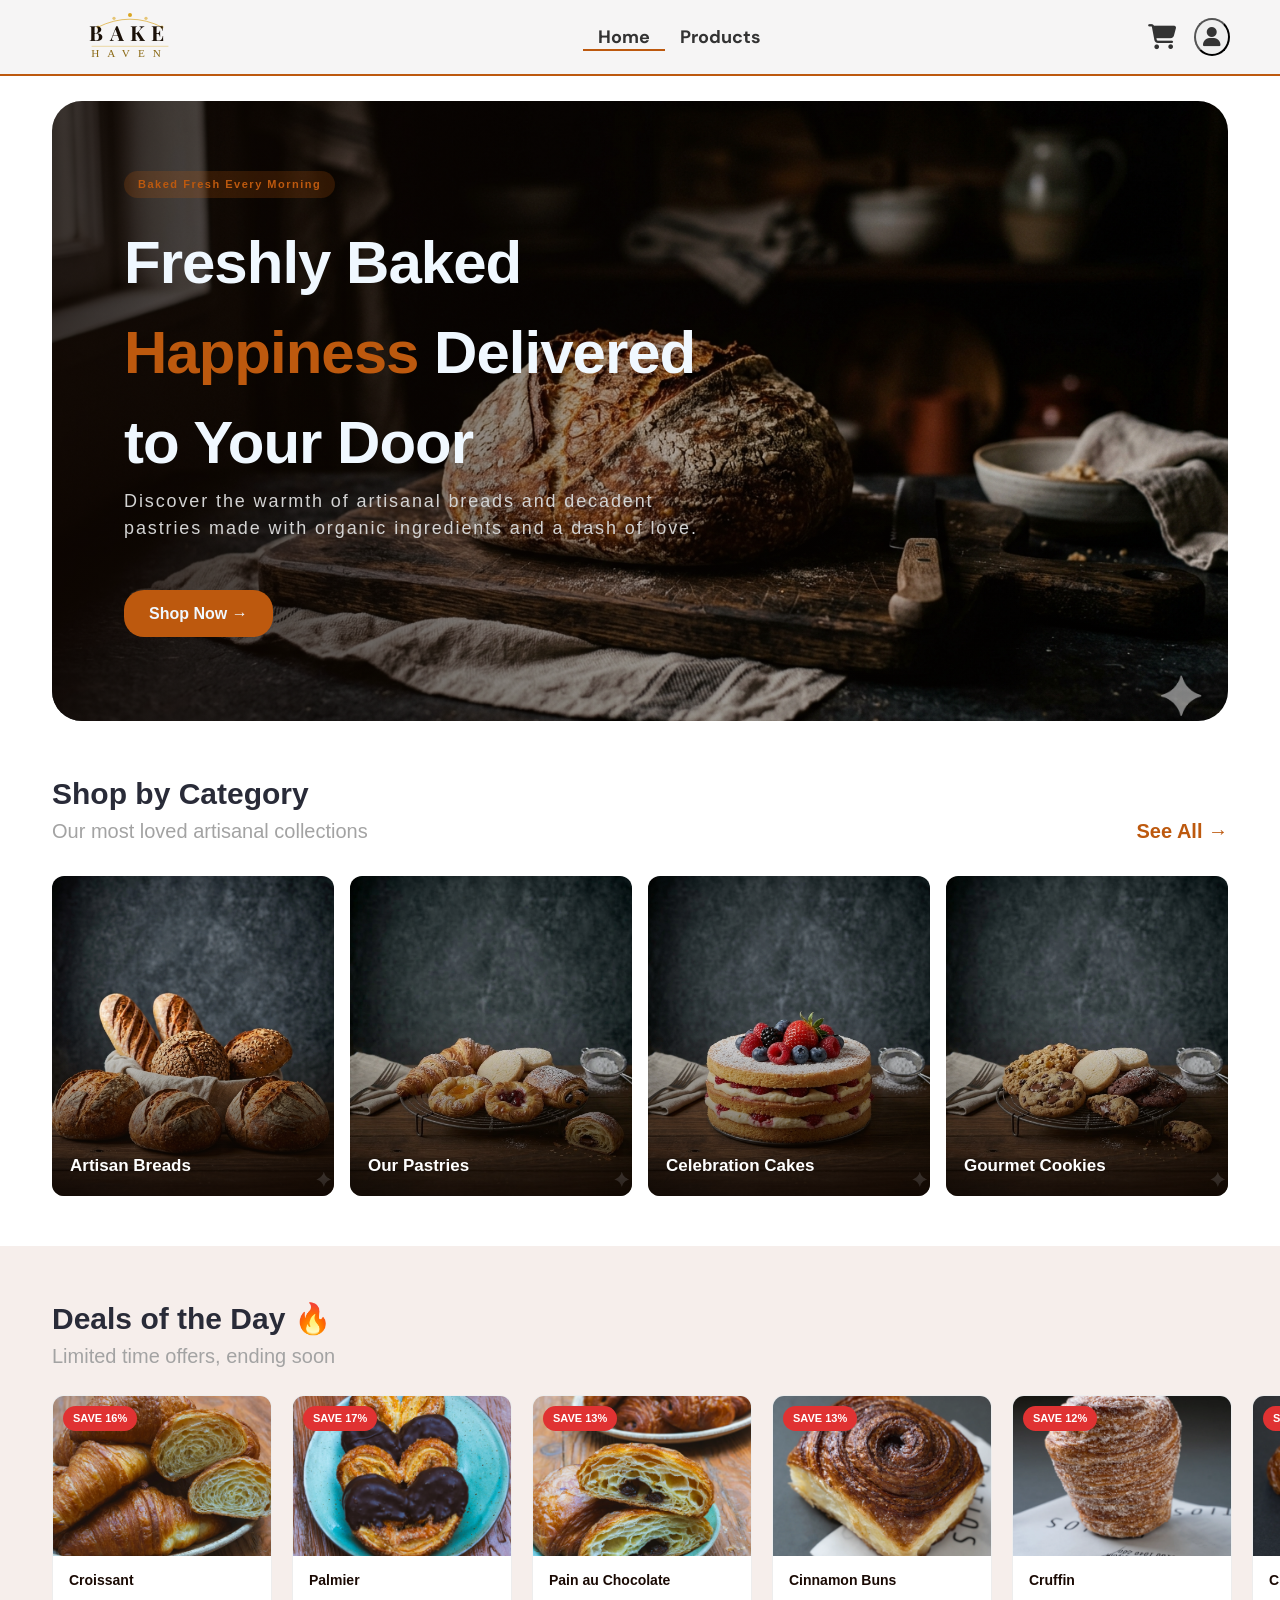
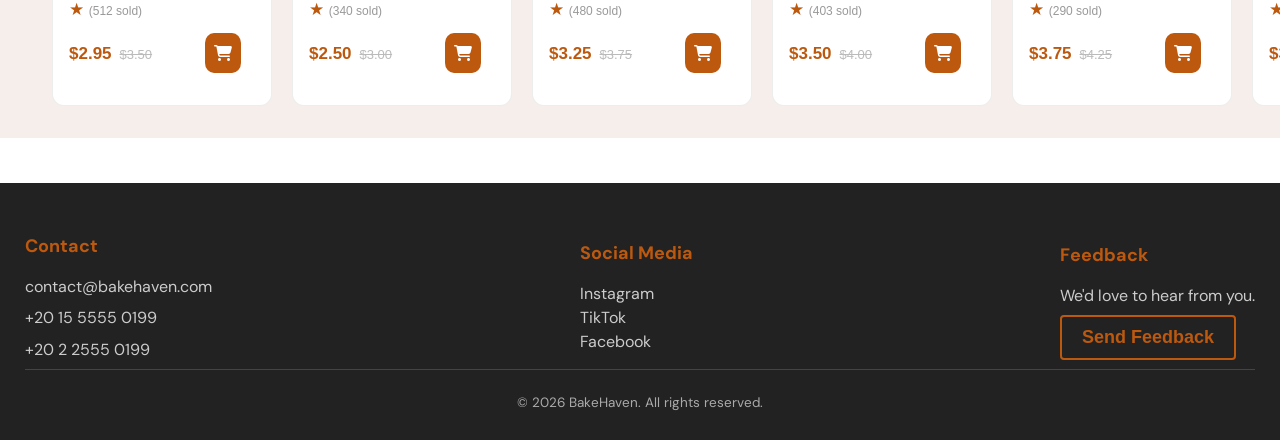
<file: index.html>
<!--
  PAGE:     index.html  (Home Page)
  OWNER:    Person B

  WHAT THIS PAGE IS:
    The first page a visitor sees. It introduces the brand,
    shows some featured products, and gets people interested
    in browsing.

  WHAT THE USER CAN DO HERE:
    - Click "Shop Now" → goes to products.html
    - Click a category card → goes to products.html
    - Click "View" on a carousel card → goes to product-detail.html?id=X

  CONNECTS TO:
    → products.html        (Shop Now button, category cards)
    → product-detail.html  (View buttons on carousel)

  SECTIONS TO BUILD:
    1. Hero
         Full-width banner image
         Headline: "Discover the freshest baked goods"
         Subheadline: "Artisanal treats made with love"
         "Shop Now" button → /products.html

    2. Featured Categories  (4 cards in a row)
         Artisan Breads / Cakes & Cupcakes / Pastries / Cookies & Biscuits
         Each card: icon or image, category name, "Shop" link → /products.html

    3. Deals of the Day  (horizontal scrollable row)
         4-6 product cards fetched from /api/products.json
         Each card: image, name, price with strikethrough original price, rating stars, "View" button
         "View" button → /product-detail.html?id=PRODUCT_ID

  YOUR JS TASK:
    - On page load: call updateCartBadge() and updateAccountIcon()
    - Call fetchJSON('/apiroducts.json', function(products) { ... })
    - Inside the callback: pick some products and build carousel card HTML
    - Inject the cards into #carousel-container using innerHTML or appendChild
    - Wire the View buttons to navigate to product-detail.html?id=X

  CSS GUIDELINES (use classes from global.css — do not redefine them):
    - Use .container for the content wrapper on each section
    - Use .btn .btn-primary for the "Shop Now" button
    - Use .btn .btn-outline for the "View" buttons on cards
    - Use .card for each product card and category card
    - Add page-specific styles inside the <style> block in <head>
    - Keep section backgrounds alternating (color-bg and color-surface)
      so sections are visually separated without needing borders
-->
<!DOCTYPE html>
<html lang="en">

<head>
  <meta charset="UTF-8">
  <title>BakeHaven — Fresh Baked Goods</title>
  <link rel="stylesheet" href="./css/header-footer.css">
  <link rel="stylesheet" href="https://cdnjs.cloudflare.com/ajax/libs/font-awesome/6.5.0/css/all.min.css">
  <link rel="stylesheet" href="./css/home.css">

  <style>
    /* Person B: page-specific styles go here or in a separate css file*/
  </style>
</head>

<body>

  <!-- ═══ HEADER — copy from this line ═══════════════════════════════ -->
  <header class="site-header">
    <div class="container flex-between">
      <div class="dark-bg">
        <svg width="160" height="57" viewBox="0 6 200 60" fill="none" xmlns="http://www.w3.org/2000/svg">
          <path d="M 60 28 Q 100 8 140 28" stroke="#DAA520" stroke-width="1.2" fill="none" stroke-linecap="round"
            opacity="0.7" />
          <circle cx="60" cy="28" r="2" fill="#DAA520" opacity="0.6" />
          <circle cx="80" cy="17" r="2" fill="#DAA520" opacity="0.6" />
          <circle cx="100" cy="13" r="2.5" fill="#DAA520" />
          <circle cx="120" cy="17" r="2" fill="#DAA520" opacity="0.6" />
          <circle cx="140" cy="28" r="2" fill="#DAA520" opacity="0.6" />
          <text x="100" y="46" text-anchor="middle" font-family="'Playfair Display', serif" font-weight="700"
            font-size="26" fill="#1a1008" letter-spacing="8">BAKE</text>
          <line x1="52" y1="52" x2="148" y2="52" stroke="#DAA520" stroke-width="0.8" opacity="0.6" />
          <text x="100" y="66" text-anchor="middle" font-family="'Cormorant Garamond', serif" font-weight="300"
            font-size="14" fill="#8B6914" letter-spacing="10">HAVEN</text>
        </svg>
      </div>

      <nav>
        <ul class="header-nav">
          <li><a class="current-page" href="./index.html">Home</a></li>
          <li><a href="./products.html">Products</a></li>
        </ul>
      </nav>

      <div class="header-actions">
        <a href="./cart.html" class="cart-link fa fa-cart-shopping">
          <span id="cart-badge">0</span>
        </a>

        <div style="position: relative">
          <a href="./login.html" id="account-link">
            <button class="account-btn fa-solid fa-user" id="account-btn"></button>
          </a>
          <div class="account-dropdown" id="account-dropdown">
            <button id="logout-btn">Logout</button>
          </div>
        </div>
      </div>
    </div>
  </header>
  <!-- ═══ HEADER — copy to this line ════════════════════════════════ -->

  <main class="page-main">

    <!-- Section 1: hero -->

    <section id="hero">
      <div id="hero_overlay"></div>

      <div id="hero_content">
        <span id="hero_label">Baked Fresh Every Morning</span>
        <h1 id="hero_title">
          Freshly Baked <span id="hero_title_color"> <br> Happiness </span> Delivered <br> to Your Door<br>
        </h1>
        <p id="hero_sub">Discover the warmth of artisanal breads and decadent<br> pastries made with organic ingredients
          and a dash of love.</p>

        <div class="hero__actions">
          <a href="./products.html" id='btn'>Shop Now → </a>
        </div>
      </div>


    </section>

    <!-- Section 2: Featured Categories -->

    <section id="Featured Categories">

      <div id="categories-header">
        <div>
          <h2 class="sec-title">Shop by Category</h2>
          <a href="./products.html" id="categories-see-all">See All →</a>
          <p class="sec-sub">Our most loved artisanal collections</p>

        </div>
        <br>

        <div class="categories-grid">

          <a href="./products.html?category=Bread" class="category-card">
            <div class="category-card-img" style="background-image: url('./api/images/bread-catigory.png')"></div>
            <div class="category-card-overlay"></div>
            <span class="category-card-name">Artisan Breads</span>
          </a>
          <a href="./products.html?category=Pastry" class="category-card">
            <div class="category-card-img" style="background-image: url('./api/images/pastry.png')"></div>
            <div class="category-card-overlay"></div>
            <span class="category-card-name">Our Pastries</span>
          </a>

          <a href="./products.html?category=Cake" class="category-card">
            <div class="category-card-img" style="background-image: url('./api/images/cake_catigory.png')"></div>
            <div class="category-card-overlay"></div>
            <span class="category-card-name">Celebration Cakes</span>
          </a>

          <a href="./products.html?category=Cookie" class="category-card">
            <div class="category-card-img" style="background-image: url('./api/images/cooki\ catigory.png')"></div>
            <div class="category-card-overlay"></div>
            <span class="category-card-name">Gourmet Cookies</span>
          </a>

        </div>


    </section>

    <!-- Section 3: Deals of the Day — JS injects cards into this div -->
    <section id="deals">

      <div class="deals-header">

        <h2 class="sec-title">Deals of the Day 🔥</h2>
        <p class="sec-sub">Limited time offers, ending soon</p>

      </div>



      <div id="carousel-container"></div>
    </section>
  </main>

  <!-- ═══ FOOTER — copy from this line ══════════════════════════════ -->
  <footer class="site-footer">
    <div class="container">
      <div class="flex-between">
        <div class="footer-col">
          <h4>Contact</h4>
          <p>contact@bakehaven.com</p>
          <p>+20 15 5555 0199</p>
          <p>+20 2 2555 0199</p>
        </div>

        <div class="footer-col">
          <h4>Social Media</h4>
          <ul>
            <li><a href="">Instagram</a></li>
            <li><a href="">TikTok</a></li>
            <li><a href="">Facebook</a></li>
          </ul>
        </div>

        <div class="footer-col">
          <h4>Feedback</h4>
          <p>We'd love to hear from you.</p>
          <button class="btn btn-outline" id="feedback-btn">Send Feedback</button>
        </div>
      </div>
      <div class="footer-bottom">&copy; 2026 BakeHaven. All rights reserved.</div>
    </div>

    <!-- FEEDBACK MODAL -->
    <div id="feedback-modal-container">

      <div class="modal-overlay" id="feedback-modal">
        <div class="card">
          <button class="modal-close" id="feedback-close-btn">&times;</button>

          <div id="feedback-form-view">
            <h3>Send us feedback</h3>
            <p style="font-size:13px; color:#888; margin-bottom:22px;">
              We read every message and use it to improve.
            </p>
            <div class="form-group">
              <label>Name</label>
              <input type="text" id="fb-name" placeholder="Your name">
            </div>
            <div class="form-group">
              <label>Email</label>
              <input type="email" id="fb-email" placeholder="you@example.com">
            </div>
            <div class="form-group">
              <label>Message</label>
              <textarea id="fb-message" rows="4" placeholder="Tell us what you think…"></textarea>
            </div>
            <p id="fb-error" style="color:#c0392b; font-size:13px; display:none; margin-bottom:12px;"></p>
            <button class="btn btn-primary" style="width:100%;" onclick="submitFeedback()">
              Submit Feedback
            </button>
          </div>

          <div class="modal-success" id="feedback-success-view">
            <i class="fa fa-circle-check"></i>
            <p style="font-weight:600; font-size:15px;">Thank you for your feedback!</p>
            <span style="font-size:13px; color:#888;">This window will close automatically.</span>
          </div>
        </div>
      </div>

    </div>
  </footer>
  <!-- ═══ FOOTER — copy to this line ════════════════════════════════ -->

  <script src="./js/api.js"></script>
  <script src="./js/cart.js"></script>
  <script src="./js/user.js"></script>
  <script src="./js/event.js"></script>
  <script src="./js/home.js"></script>

</body>

</html>
</file>
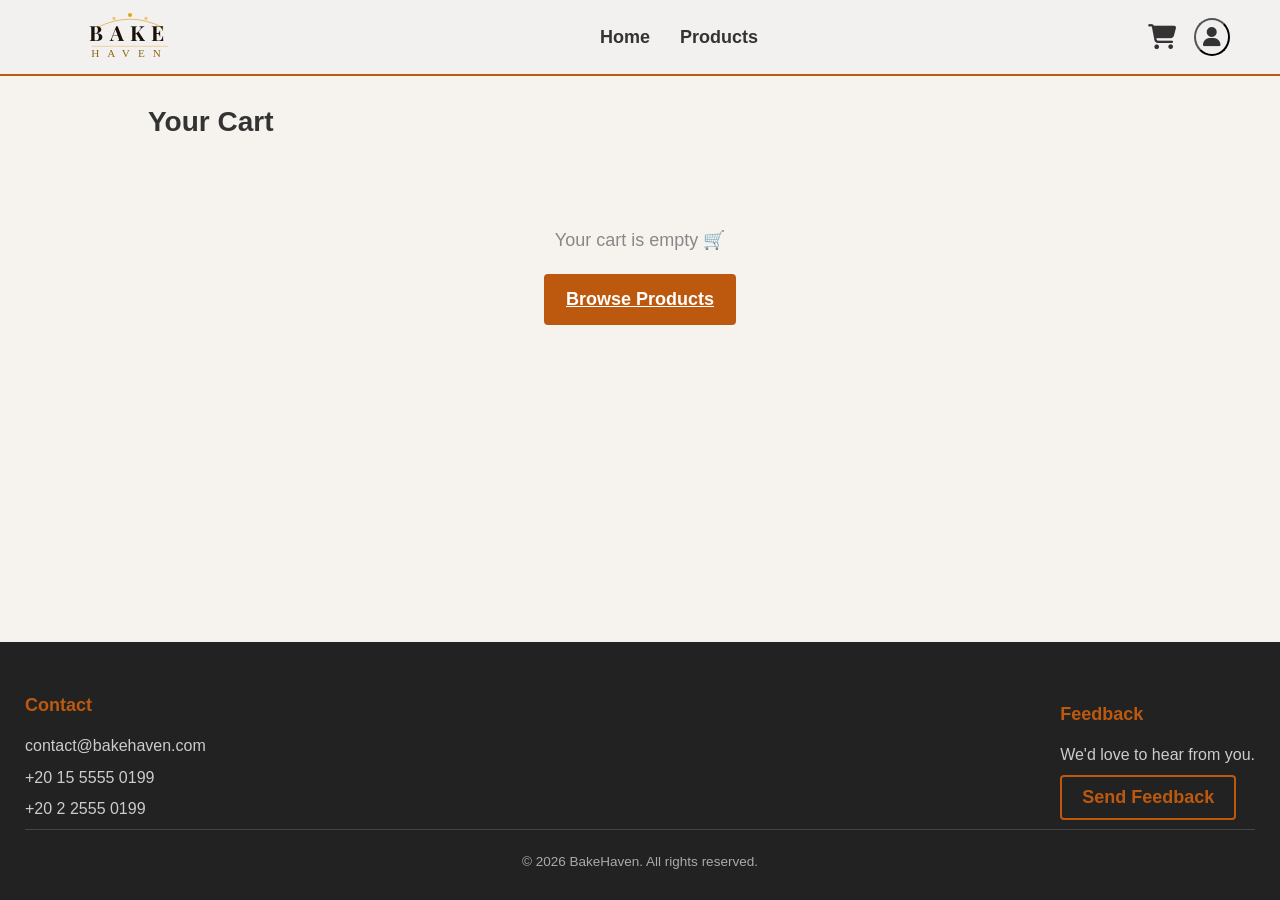
<file: cart.html>
<!--
  PAGE:     cart.html  (Shopping Cart)
  OWNER:    Person D

  WHAT THIS PAGE IS:
    Shows everything the user has added to their cart.
    The cart data lives in localStorage, so it comes from getCart()
    not from the server. But you still need to fetch products.json
    to get the names, images, and prices to display.

  WHAT THE USER CAN DO HERE:
    - See all their cart items (image, name, price, quantity, subtotal)
    - Increase or decrease quantity of an item
    - Remove an item
    - See the total price
    - Go back to browsing
    - Proceed to checkout (opens in a new tab)
    - If cart is empty: see a message with a link back to products

  CONNECTS TO:
    ← Any page       (arrived via cart icon in header)
    → products.html  ("Continue Shopping" button)
    → checkout.html  ("Proceed to Checkout" — opens in new tab with target="_blank")

  YOUR JS TASK:
    - On page load: call updateCartBadge() and updateAccountIcon()
    - var cartItems = getCart()   → [ { productId, quantity }, ... ]
    - If cartItems is empty, show the empty state
    - fetchJSON('/api/products.json', function(products) { ... })
    - Match each cart item to its product using productId
    - Render the item rows with quantity +/- buttons and a remove button
    - On quantity change: call updateQuantity(productId, newQty) then re-render
    - On remove: call removeFromCart(productId) then re-render
    - Calculate and display the total by summing price × quantity for each item

  CSS GUIDELINES:
    - Centre the content with a max-width around 800px
    - Use .card for the main cart wrapper
    - Use a <table> or a series of flex rows for the item list
      (a table works well here — each row has clearly defined columns)
    - Quantity +/- buttons can be small and borderless, just numbers in a row
    - The total should be visually heavier — larger font, bold
    - "Continue Shopping" → .btn .btn-outline
    - "Proceed to Checkout" → .btn .btn-primary
    - Add page-specific styles inside the <style> block in <head>
-->
<!DOCTYPE html>
<html lang="en">

<head>
  <meta charset="UTF-8">
  <title>BakeHaven — Your Cart</title>
  <link rel="stylesheet" href="./css/header-footer.css">
  <link rel="stylesheet" href="https://cdnjs.cloudflare.com/ajax/libs/font-awesome/6.5.0/css/all.min.css">

  <style>
    body {
      background: #f6f3ef;
      font-family: 'Poppins', sans-serif;
      min-height: 100vh;
      margin: 0;
      display: flex;
      flex-direction: column;
    }

    .page-main .container {
      width: 80%;
      margin: 0 auto;
      padding: 0 20px;
      box-sizing: border-box;
    }

    h1 {
      font-size: 28px;
      font-weight: 700;
      margin-bottom: 24px;
    }

    .card {
      background: white;
      border-radius: 16px;
      padding: 24px;
      box-shadow: 0 4px 16px rgba(0, 0, 0, 0.07);
      margin-bottom: 16px;
    }

    .cart-layout {
      display: flex;
      gap: 24px;
      align-items: flex-start;
    }

    .cart-left {
      flex: 2;
    }

    .cart-right {
      flex: 1;
    }

    .cart-item {
      display: flex;
      align-items: center;
      gap: 20px;
      padding: 16px;
    }

    .cart-item img {
      width: 90px;
      height: 90px;
      border-radius: 12px;
      object-fit: cover;
      flex-shrink: 0;
      box-shadow: 0 2px 8px rgba(0, 0, 0, 0.10);
      background: #f6efe8;
    }

    .cart-item-info {
      flex: 1;
    }

    .item-name {
      font-weight: 700;
      font-size: 16px;
      margin-bottom: 4px;
      color: #222;
    }

    .item-desc {
      font-size: 12px;
      color: #aaa;
      margin-bottom: 2px;
      line-height: 1.4;
    }

    .item-price {
      font-weight: 700;
      color: #c35a0a;
      font-size: 18px;
      white-space: nowrap;
      min-width: 70px;
      text-align: right;
    }

    .qty-controls {
      display: flex;
      align-items: center;
      gap: 10px;
      margin-top: 10px;
    }

    .qty-btn-minus,
    .qty-btn-plus {
      width: 30px;
      height: 30px;
      border-radius: 50%;
      display: flex;
      align-items: center;
      justify-content: center;
      font-size: 17px;
      line-height: 1;
      cursor: pointer;
    }

    .qty-btn-minus {
      border: 1.5px solid #ddd;
      background: #f5f5f5;
    }

    .qty-btn-minus:hover {
      background: #e0e0e0;
    }

    .qty-btn-plus {
      border: none;
      background: #c35a0a;
      color: white;
    }

    .qty-btn-plus:hover {
      background: #a84b08;
    }

    .qty-value {
      font-weight: 700;
      font-size: 15px;
      min-width: 24px;
      text-align: center;
    }

    .remove-btn {
      background: none;
      border: none;
      color: #ccc;
      cursor: pointer;
      font-size: 12px;
      transition: color .2s;
    }

    .remove-btn:hover {
      color: #c35a0a;
    }

    .cart-header-row {
      display: flex;
      justify-content: space-between;
      align-items: center;
      margin-bottom: 16px;
    }

    .clear-btn {
      background: #c35a0a;
      color: white;
      border: none;
      font-size: 16px;
      padding: 12px 24px;
      border-radius: 25px;
      cursor: pointer;
      margin-left: auto;
    }

    .clear-btn:hover {
      background: #a84b08;
    }

    .order-summary {
      background: #f6efe8;
      padding: 24px;
      border-radius: 16px;
      position: sticky;
      top: 20px;
    }

    .summary-row {
      display: flex;
      justify-content: space-between;
      margin-bottom: 10px;
      font-size: 14px;
    }

    .summary-row.total {
      font-weight: 700;
      font-size: 18px;
      margin: 16px 0 20px;
    }

    .summary-row.total span:last-child {
      color: #c35a0a;
    }

    .checkout-btn,
    .continue-btn {
      display: inline-block;
      text-align: center;
      background: #c35a0a;
      color: white;
      padding: 14px 28px;
      border-radius: 25px;
      font-weight: 600;
      border: none;
      cursor: pointer;
      text-decoration: none;
      margin-top: 10px;
    }

    .checkout-btn:hover,
    .continue-btn:hover {
      background: #a84b08;
      color: white;
    }

    .empty-state {
      text-align: center;
      padding: 60px 0;
    }

    .empty-state p {
      font-size: 18px;
      margin-bottom: 20px;
      color: #888;
    }
  </style>
</head>

<body>

  <!-- PASTE HEADER FROM header-footer.snippet.html -->
  <header class="site-header">
    <div class="container flex-between">
      <div class="dark-bg">
        <svg width="160" height="57" viewBox="0 6 200 60" fill="none" xmlns="http://www.w3.org/2000/svg">
          <path d="M 60 28 Q 100 8 140 28" stroke="#DAA520" stroke-width="1.2" fill="none" stroke-linecap="round"
            opacity="0.7" />
          <circle cx="60" cy="28" r="2" fill="#DAA520" opacity="0.6" />
          <circle cx="80" cy="17" r="2" fill="#DAA520" opacity="0.6" />
          <circle cx="100" cy="13" r="2.5" fill="#DAA520" />
          <circle cx="120" cy="17" r="2" fill="#DAA520" opacity="0.6" />
          <circle cx="140" cy="28" r="2" fill="#DAA520" opacity="0.6" />
          <text x="100" y="46" text-anchor="middle" font-family="'Playfair Display', serif" font-weight="700"
            font-size="26" fill="#1a1008" letter-spacing="8">BAKE</text>
          <line x1="52" y1="52" x2="148" y2="52" stroke="#DAA520" stroke-width="0.8" opacity="0.6" />
          <text x="100" y="66" text-anchor="middle" font-family="'Cormorant Garamond', serif" font-weight="300"
            font-size="14" fill="#8B6914" letter-spacing="10">HAVEN</text>
        </svg>
      </div>

      <nav>
        <ul class="header-nav">
          <li><a href="./index.html">Home</a></li>
          <li><a href="./products.html">Products</a></li>
        </ul>
      </nav>

      <div class="header-actions">
        <a href="./cart.html" class="cart-link fa fa-cart-shopping">
          <span id="cart-badge">0</span>
        </a>

        <div style="position: relative">
          <a href="./login.html" id="account-link">
            <button class="account-btn fa-solid fa-user" id="account-btn"></button>
          </a>
          <div class="account-dropdown" id="account-dropdown">
            <button id="logout-btn">Logout</button>
          </div>
        </div>
      </div>
    </div>
  </header>
  <!-- ═══ HEADER — copy to this line ════════════════════════════════ -->

  <main class="page-main">
    <div class="container">
      <h1>Your Cart</h1>

      <div id="cart-content">

      </div>

    </div>
  </main>

  <!-- ═══ FOOTER — copy from this line ══════════════════════════════ -->
  <footer class="site-footer">
    <div class="container">
      <div class="flex-between">
        <div class="footer-col">
          <h4>Contact</h4>
          <p>contact@bakehaven.com</p>
          <p>+20 15 5555 0199</p>
          <p>+20 2 2555 0199</p>
        </div>

        <div class="footer-col">
          <h4>Feedback</h4>
          <p>We'd love to hear from you.</p>
          <button class="btn btn-outline" id="feedback-btn">Send Feedback</button>
        </div>
      </div>
      <div class="footer-bottom">&copy; 2026 BakeHaven. All rights reserved.</div>
    </div>


    <!-- FEEDBACK MODAL -->
    <div class="modal-overlay" id="feedback-modal">
      <div class="modal-box">
        <button class="modal-close" id="feedback-close-btn">&times;</button>

        <!-- Form view -->
        <div id="feedback-form-view">
          <h3>Send us feedback</h3>
          <p class="modal-subtitle">We read every message and use it to improve.</p>

          <div class="form-group">
            <label>Name</label>
            <input type="text" id="fb-name" placeholder="Your name">
          </div>
          <div class="form-group">
            <label>Email</label>
            <input type="email" id="fb-email" placeholder="you@example.com">
          </div>
          <div class="form-group">
            <label>Message</label>
            <textarea id="fb-message" rows="4"
              style="width:100%; padding:10px 14px; border:1px solid #ddd; border-radius:8px; font-family:inherit; font-size:14px; resize:vertical;"
              placeholder="Tell us what you think…"></textarea>
          </div>
          <p id="fb-error" style="color:#c0392b; font-size:13px; display:none; margin-bottom:12px;"></p>
          <button class="btn btn-primary" style="width:100%;" onclick="submitFeedback()">
            Submit Feedback
          </button>
        </div>

        <!-- Success view (hidden until submitted) -->
        <div class="modal-success" id="feedback-success-view">
          <i class="fa fa-circle-check"></i>
          <p>Thank you for your feedback!</p>
          <span style="font-size:13px; color:#888;">This window will close automatically.</span>
        </div>
      </div>
    </div>

    <script src="./js/api.js"></script>
    <script src="./js/cart.js"></script>
    <script src="./js/user.js"></script>
    <script src="./js/event.js"></script>
    <!-- <script>
      renderCart()
    </script> -->
</body>

</html>
</file>
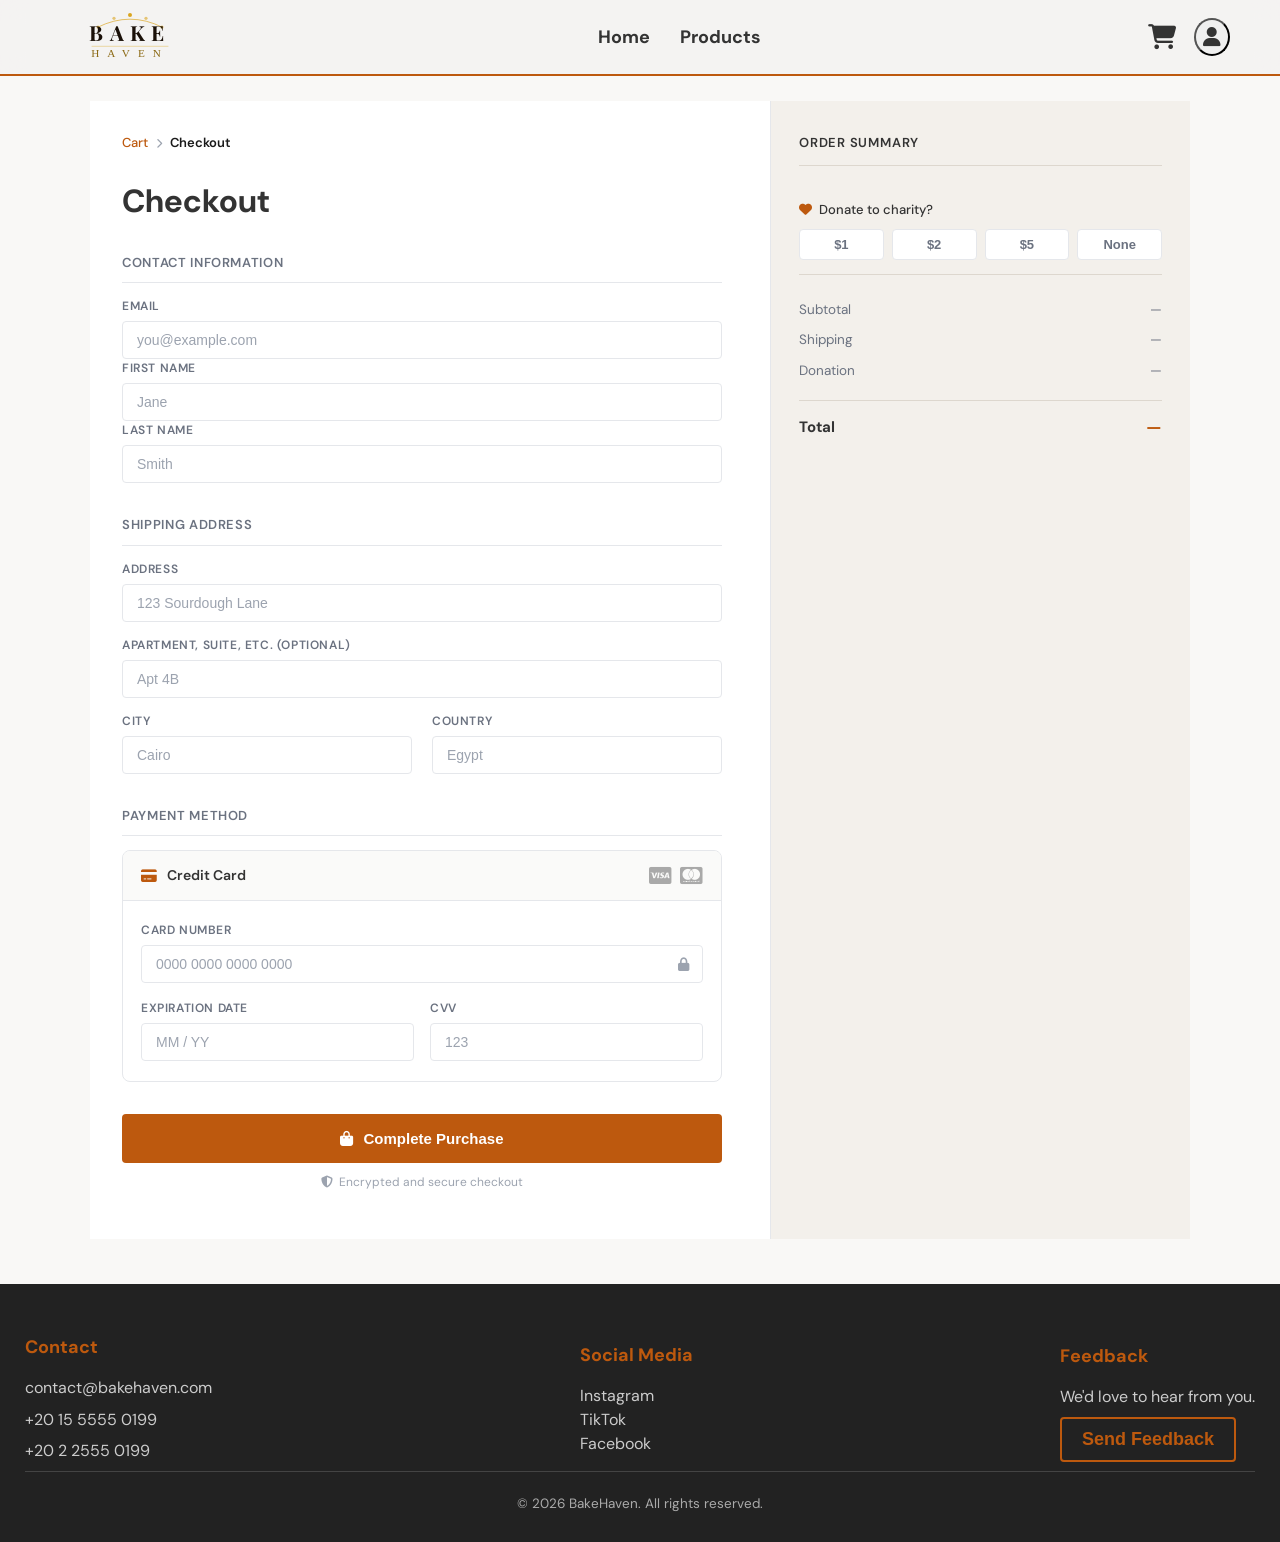
<file: checkout.html>
<!--
  PAGE:     checkout.html
  OWNER:    Person A (Eslam-LC)

  LAYOUT:   Two-column (Stitch-inspired)
              Left  (~58%): contact info + shipping address + payment method
              Right (~42%): compact itemized order summary (sticky)

  FLOWS:
    Logged-in  → contact section shows name + email + logout button
                 address + payment forms shown
                 "Complete Purchase" → 2s delay → clearCart() + decrementStock() → success view
    Guest      → contact section shows email input
                 address + payment forms shown
                 same completion flow

  CONNECTS TO:
    ← cart.html      (opened via "Proceed to Checkout" target="_blank")
    → index.html     ("Return to Store" — tries window.close() first)

  DEPENDS ON: css/header-footer.css, js/api.js, js/cart.js, js/user.js
  SERVER:     Serve via python -m http.server 8000 or GitHub Pages
-->
<!DOCTYPE html>
<html lang="en">

<head>
  <meta charset="UTF-8">
  <meta name="viewport" content="width=device-width, initial-scale=1.0">
  <title>Checkout | BakeHaven</title>
  <link rel="stylesheet" href="./css/header-footer.css">
  <link rel="stylesheet" href="https://cdnjs.cloudflare.com/ajax/libs/font-awesome/6.5.0/css/all.min.css">
  <link rel="stylesheet" href="./css/checkout.css">
</head>

<body>

  <!-- ═══ HEADER — copy from this line ═══════════════════════════════ -->
  <header class="site-header">
    <div class="container flex-between">
      <div class="dark-bg">
        <svg width="160" height="57" viewBox="0 6 200 60" fill="none" xmlns="http://www.w3.org/2000/svg">
          <path d="M 60 28 Q 100 8 140 28" stroke="#DAA520" stroke-width="1.2" fill="none" stroke-linecap="round"
            opacity="0.7" />
          <circle cx="60" cy="28" r="2" fill="#DAA520" opacity="0.6" />
          <circle cx="80" cy="17" r="2" fill="#DAA520" opacity="0.6" />
          <circle cx="100" cy="13" r="2.5" fill="#DAA520" />
          <circle cx="120" cy="17" r="2" fill="#DAA520" opacity="0.6" />
          <circle cx="140" cy="28" r="2" fill="#DAA520" opacity="0.6" />
          <text x="100" y="46" text-anchor="middle" font-family="'Playfair Display', serif" font-weight="700"
            font-size="26" fill="#1a1008" letter-spacing="8">BAKE</text>
          <line x1="52" y1="52" x2="148" y2="52" stroke="#DAA520" stroke-width="0.8" opacity="0.6" />
          <text x="100" y="66" text-anchor="middle" font-family="'Cormorant Garamond', serif" font-weight="300"
            font-size="14" fill="#8B6914" letter-spacing="10">HAVEN</text>
        </svg>
      </div>

      <nav>
        <ul class="header-nav">
          <li><a href="./index.html">Home</a></li>
          <li><a href="./products.html">Products</a></li>
        </ul>
      </nav>

      <div class="header-actions">
        <a href="./cart.html" class="cart-link fa fa-cart-shopping">
          <span id="cart-badge">0</span>
        </a>

        <div style="position: relative">
          <a href="./login.html" id="account-link">
            <button class="account-btn fa-solid fa-user" id="account-btn"></button>
          </a>
          <div class="account-dropdown" id="account-dropdown">
            <button id="logout-btn">Logout</button>
          </div>
        </div>
      </div>
    </div>
  </header>
  <!-- ═══ HEADER — copy to this line ════════════════════════════════ -->

  <!-- CHECKOUT PROCESSING / SUCCESS OVERLAY -->
  <div id="checkout-overlay">
    <div class="spinner" id="overlay-spinner"></div>
    <i class="fa fa-circle-check overlay-icon" id="overlay-icon" style="display:none;"></i>
    <div class="overlay-title" id="overlay-title">Processing payment…</div>
    <div class="overlay-subtitle" id="overlay-subtitle">Please wait while we confirm your order.</div>
    <button class="btn btn-primary" id="overlay-return-btn" style="display:none; margin-top:10px;"
      onclick="returnToStore()">
      Return to Store
    </button>
  </div>

  <!-- MAIN -->
  <main class="page-main">
    <div class="checkout-wrapper">

      <!-- ═══ LEFT COLUMN ═══════════════════════════════════════ -->
      <div>
        <!-- Breadcrumb -->
        <nav class="breadcrumb">
          <a href="cart.html">Cart</a>
          <i class="fa fa-chevron-right"></i>
          <span class="current">Checkout</span>
        </nav>

        <h1 class="checkout-title">Checkout</h1>

        <!-- Contact Information -->
        <div class="checkout-section">
          <h2>Contact Information</h2>
          <div id="contact-section">
            <!-- JS renders either logged-in card or email input here -->
          </div>
        </div>

        <!-- Shipping Address -->
        <div class="checkout-section">
          <h2>Shipping Address</h2>
          <div class="address-grid">

            <div class="form-group full-width">
              <label>Address</label>
              <input type="text" id="ship-address" placeholder="123 Sourdough Lane">
            </div>
            <div class="form-group full-width">
              <label>Apartment, suite, etc. (optional)</label>
              <input type="text" id="ship-apt" placeholder="Apt 4B">
            </div>
            <div class="form-group">
              <label>City</label>
              <input type="text" id="ship-city" placeholder="Cairo">
            </div>
            <div class="form-group">
              <label>Country</label>
              <input type="text" id="ship-country" placeholder="Egypt">
            </div>
          </div>
        </div>

        <!-- Payment Method -->
        <div class="checkout-section" id="payment-section">
          <h2>Payment Method</h2>
          <div class="card">
            <div class="card-header">
              <div class="left">
                <i class="fa fa-credit-card"></i>
                Credit Card
              </div>
              <div style="display:flex; gap:8px; opacity:0.4; font-size:20px;">
                <i class="fa-brands fa-cc-visa"></i>
                <i class="fa-brands fa-cc-mastercard"></i>
              </div>
            </div>
            <div class="card-body">
              <div class="form-group card-number-wrap">
                <label>Card Number</label>
                <input type="text" id="card-number" placeholder="0000 0000 0000 0000" maxlength="19">
                <i class="fa fa-lock"></i>
              </div>
              <div class="payment-row">
                <div class="form-group">
                  <label>Expiration Date</label>
                  <input type="text" id="card-expiry" placeholder="MM / YY" maxlength="7">
                </div>
                <div class="form-group">
                  <label>CVV</label>
                  <input type="text" id="card-cvv" placeholder="123" maxlength="4">
                </div>
              </div>
            </div>
          </div>
        </div>

        <!-- Complete Purchase button -->
        <button class="btn btn-primary complete-btn" id="complete-btn" onclick="completePurchase()">
          <i class="fa fa-bag-shopping"></i>
          <span id="complete-btn-label">Complete Purchase</span>
        </button>
        <p class="secure-note">
          <i class="fa fa-shield-halved"></i>
          Encrypted and secure checkout
        </p>

      </div>

      <!-- ═══ RIGHT COLUMN — Order Summary ══════════════════════ -->
      <aside class="order-summary">
        <h2>Order Summary</h2>

        <!-- Charity donation -->
        <div class="donation-row">
          <div class="donation-label">
            <i class="fa fa-heart"></i>
            <span>Donate to charity?</span>
          </div>
          <div class="donation-options">
            <button class="donation-btn" data-amount="1" onclick="selectDonation(this)">$1</button>
            <button class="donation-btn" data-amount="2" onclick="selectDonation(this)">$2</button>
            <button class="donation-btn" data-amount="5" onclick="selectDonation(this)">$5</button>
            <button class="donation-btn" data-amount="0" onclick="selectDonation(this)">None</button>
          </div>
        </div>
        <!-- Pricing breakdown -->
        <div class="pricing-breakdown">
          <div class="pricing-row">
            <span class="label">Subtotal</span>
            <span class="value" id="summary-subtotal">—</span>
          </div>
          <div class="pricing-row">
            <span class="label">Shipping</span>
            <span class="value" id="summary-shipping">—</span>
          </div>
          <div class="pricing-row">
            <span class="label">Donation</span>
            <span class="value" id="summary-donation">—</span>
          </div>
          <div class="pricing-total">
            <span>Total</span>
            <span class="total-amount" id="summary-total">—</span>
          </div>
        </div>
      </aside>

    </div>
  </main>

  <!-- ═══ FOOTER — copy from this line ══════════════════════════════ -->
  <footer class="site-footer">
    <div class="container">
      <div class="flex-between">
        <div class="footer-col">
          <h4>Contact</h4>
          <p>contact@bakehaven.com</p>
          <p>+20 15 5555 0199</p>
          <p>+20 2 2555 0199</p>
        </div>

        <div class="footer-col">
          <h4>Social Media</h4>
          <ul>
            <li><a href="">Instagram</a></li>
            <li><a href="">TikTok</a></li>
            <li><a href="">Facebook</a></li>
          </ul>
        </div>

        <div class="footer-col">
          <h4>Feedback</h4>
          <p>We'd love to hear from you.</p>
          <button class="btn btn-outline" id="feedback-btn">Send Feedback</button>
        </div>
      </div>
      <div class="footer-bottom">&copy; 2026 BakeHaven. All rights reserved.</div>
    </div>

    <!-- FEEDBACK MODAL -->
    <div id="feedback-modal-container">

      <div class="modal-overlay" id="feedback-modal">
        <div class="card">
          <button class="modal-close" id="feedback-close-btn">&times;</button>

          <div id="feedback-form-view">
            <h3>Send us feedback</h3>
            <p style="font-size:13px; color:#888; margin-bottom:22px;">
              We read every message and use it to improve.
            </p>
            <div class="form-group">
              <label>Name</label>
              <input type="text" id="fb-name" placeholder="Your name">
            </div>
            <div class="form-group">
              <label>Email</label>
              <input type="email" id="fb-email" placeholder="you@example.com">
            </div>
            <div class="form-group">
              <label>Message</label>
              <textarea id="fb-message" rows="4" placeholder="Tell us what you think…"></textarea>
            </div>
            <p id="fb-error" style="color:#c0392b; font-size:13px; display:none; margin-bottom:12px;"></p>
            <button class="btn btn-primary" style="width:100%;" onclick="submitFeedback()">
              Submit Feedback
            </button>
          </div>

          <div class="modal-success" id="feedback-success-view">
            <i class="fa fa-circle-check"></i>
            <p style="font-weight:600; font-size:15px;">Thank you for your feedback!</p>
            <span style="font-size:13px; color:#888;">This window will close automatically.</span>
          </div>
        </div>
      </div>

    </div>
  </footer>
  <!-- ═══ FOOTER — copy to this line ════════════════════════════════ -->
  <script src="./js/api.js"></script>
  <script src="./js/cart.js"></script>
  <script src="./js/user.js"></script>
  <script src="./js/event.js"></script>
  <script src="./js/checkout.js"></script>
</body>

</html>
</file>
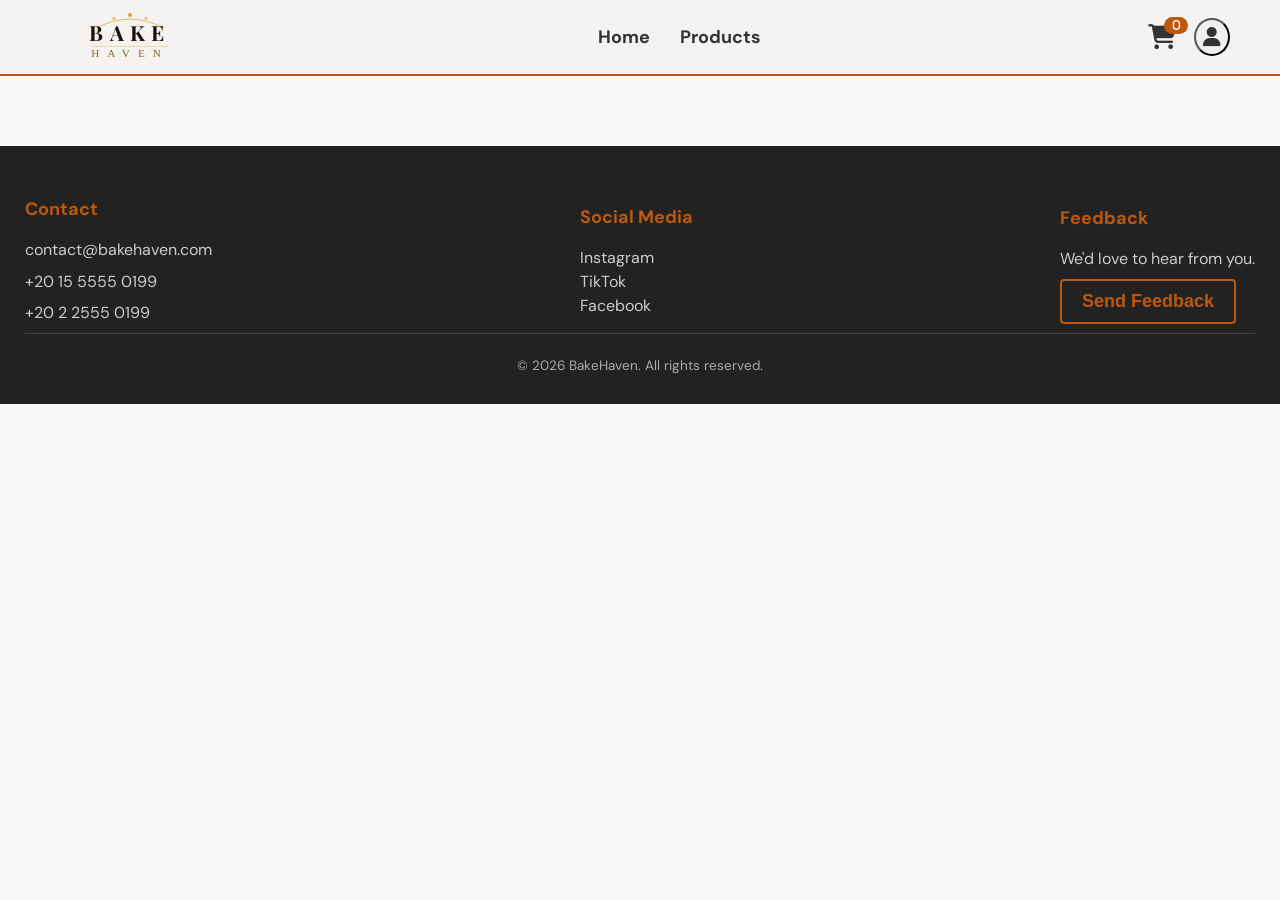
<file: header-footer.snippet.html>
<!--
  FILE:    header-footer.snippet.html
  OWNER:   Eslam-LC

  PURPOSE:
    Copy the HEADER block and FOOTER block into every page.
    The cart badge number and account icon behaviour are handled
    automatically by cart.js and user.js — you just need to call
    updateCartBadge() and updateAccountIcon() when your page loads.

  IDs that JS depends on — do not rename these:
    cart-badge           → span inside the cart link, updated by updateCartBadge()
    account-btn          → the circular account button, updated by updateAccountIcon()
    account-link         → the <a> wrapping the button, href removed when logged in
    account-dropdown     → the logout dropdown div, toggled by updateAccountIcon()
    logout-btn           → button inside the dropdown, wired by updateAccountIcon()
    feedback-open-btn    → button in footer, wired by Person E on every page
    feedback-modal-container → empty div in footer, Person E injects modal HTML here
-->
<!-- THIS <HTML> SECTION IS ADDED ONLY FOR TESTING -->

<!doctype html>
<html lang="en">

<head>
  <meta charset="UTF-8" />
  <meta name="viewport" content="width=device-width, initial-scale=1.0" />
  <title>Document</title>
  <link rel="stylesheet" href="./css/header-footer.css" />
  <link rel="stylesheet" href="./css/checkout.css">
  <link rel="stylesheet" href="https://cdnjs.cloudflare.com/ajax/libs/font-awesome/6.5.0/css/all.min.css" />
</head>

<body>
  <script src="/js/api.js"></script>
  <script src="/js/cart.js"></script>
  <script src="/js/user.js"></script>
  <script src="./js/event.js"></script>
  <script src="./js/checkout.js"></script>
</body>

</html>


<script>
  fetch('header.html')
    .then(r => r.text())
    .then(html => document.body.insertAdjacentHTML('afterbegin', html))
</script>


<script>
  fetch('footer.html')
    .then(r => r.text())
    .then(function (html) {
      document.body.insertAdjacentHTML('beforeend', html)
      initFeedbackModal()
    })
</script>
</file>
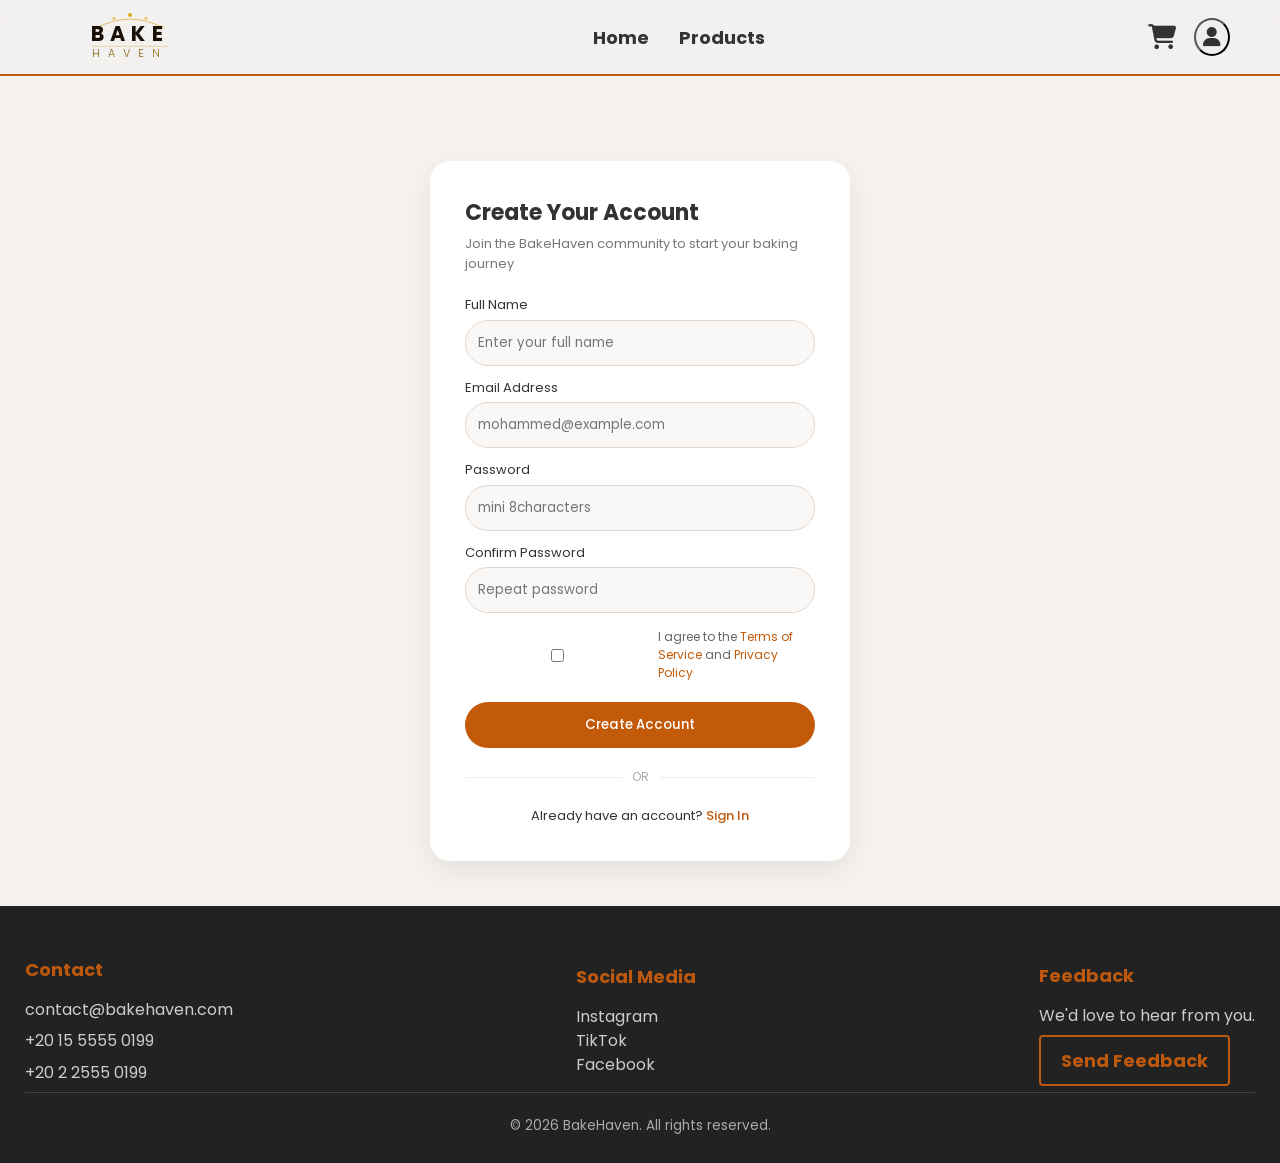
<file: register.html>
<!--
  PAGE:     register.html  (Create Account)
  OWNER:    Person E

  WHAT THIS PAGE IS:
    The registration page. The user fills in their details to create
    a new account. Because there's no real server to write to, new users
    are saved in localStorage and merged with the seeded users when
    checking credentials.

  WHAT THE USER CAN DO HERE:
    - Fill in name, email, password, confirm password
    - Create an account and get logged in automatically
    - See errors if passwords don't match or email is taken
    - Click a link to go back to login.html

  CONNECTS TO:
    ← login.html     (arrived via "Don't have an account?" link)
    → index.html     (redirect after successful registration)
    → login.html     ("Already have an account?" link)

  YOUR JS TASK:
    - On page load: call updateCartBadge() and updateAccountIcon()
    - If isLoggedIn() → redirect to /index.html immediately
    - On "Register" button click:
        1. Read all four field values
        2. Check nothing is empty
        3. Check password === confirm password
        4. fetchJSON('/api/users.json', function(seededUsers) {
               also read any extra registered users from localStorage
               combine both lists and check the email isn't already taken
               if taken → show error
               if free  → build new user object, save to localStorage,
                          call login({ id, name, email }), redirect home
           })

  HOW TO SAVE EXTRA USERS TO LOCALSTORAGE:
    Use a key like 'bh_users_extra' and store an array of user objects.
    When checking for duplicates, check both the seededUsers array
    and whatever is in localStorage under that key.

  CSS GUIDELINES:
    - Same layout as login.html — centred card, .form-group for each field
    - Use .btn .btn-primary for the Register button, full width
    - Error and success messages follow the same pattern as login.html
    - Add page-specific styles inside the <style> block in <head>
-->
<!DOCTYPE html>
<html lang="en">

<head>

    <meta charset="UTF-8">
    <title>BakeHaven — Create Account</title>

    <link rel="stylesheet" href="./css/header-footer.css">
    <link rel="stylesheet" href="./css/main.css">
    <link rel="stylesheet" href="https://cdnjs.cloudflare.com/ajax/libs/font-awesome/6.5.0/css/all.min.css">
    <link href="https://fonts.googleapis.com/css2?family=Poppins:wght@300;400;500;600&display=swap" rel="stylesheet">

</head>

<body>

    <!-- ═══ HEADER — copy from this line ═══════════════════════════════ -->
    <header class="site-header">
        <div class="container flex-between">
            <div class="dark-bg">
                <svg width="160" height="57" viewBox="0 6 200 60" fill="none" xmlns="http://www.w3.org/2000/svg">
                    <path d="M 60 28 Q 100 8 140 28" stroke="#DAA520" stroke-width="1.2" fill="none"
                        stroke-linecap="round" opacity="0.7" />
                    <circle cx="60" cy="28" r="2" fill="#DAA520" opacity="0.6" />
                    <circle cx="80" cy="17" r="2" fill="#DAA520" opacity="0.6" />
                    <circle cx="100" cy="13" r="2.5" fill="#DAA520" />
                    <circle cx="120" cy="17" r="2" fill="#DAA520" opacity="0.6" />
                    <circle cx="140" cy="28" r="2" fill="#DAA520" opacity="0.6" />
                    <text x="100" y="46" text-anchor="middle" font-family="'Playfair Display', serif" font-weight="700"
                        font-size="26" fill="#1a1008" letter-spacing="8">BAKE</text>
                    <line x1="52" y1="52" x2="148" y2="52" stroke="#DAA520" stroke-width="0.8" opacity="0.6" />
                    <text x="100" y="66" text-anchor="middle" font-family="'Cormorant Garamond', serif"
                        font-weight="300" font-size="14" fill="#8B6914" letter-spacing="10">HAVEN</text>
                </svg>
            </div>

            <nav>
                <ul class="header-nav">
                    <li><a href="./index.html">Home</a></li>
                    <li><a href="./products.html">Products</a></li>
                </ul>
            </nav>

            <div class="header-actions">
                <a href="./cart.html" class="cart-link fa fa-cart-shopping">
                    <span id="cart-badge">0</span>
                </a>

                <div style="position: relative">
                    <a href="./login.html" id="account-link">
                        <button class="account-btn fa-solid fa-user" id="account-btn"></button>
                    </a>
                    <div class="account-dropdown" id="account-dropdown">
                        <button id="logout-btn">Logout</button>
                    </div>
                </div>
            </div>
        </div>
    </header>
    <!-- ═══ HEADER — copy to this line ════════════════════════════════ -->

    <main class="page-main flex-center">

        <section class="register-card">

            <h2>Create Your Account</h2>

            <p class="subtitle">
                Join the BakeHaven community to start your baking journey
            </p>

            <form>

                <label>Full Name</label>
                <input type="text" placeholder="Enter your full name">

                <label>Email Address</label>
                <input type="email" placeholder="mohammed@example.com">

                <label>Password</label>
                <input type="password" placeholder="mini 8characters">

                <label>Confirm Password</label>
                <input type="password" placeholder="Repeat password">


                <div class="terms">

                    <input type="checkbox">

                    <p>
                        I agree to the
                        <a href="#">Terms of Service</a>
                        and
                        <a href="#">Privacy Policy</a>
                    </p>

                </div>


                <button class="create-btn">
                    Create Account
                </button>


                <div class="divider">

                    <span></span>
                    <p>OR</p>
                    <span></span>

                </div>


                <p class="signin-link">

                    Already have an account?
                    <a href="login.html">Sign In</a>

                </p>

            </form>

        </section>

    </main>

    <!-- ═══ FOOTER — copy from this line ══════════════════════════════ -->
    <footer class="site-footer">
        <div class="container">
            <div class="flex-between">
                <div class="footer-col">
                    <h4>Contact</h4>
                    <p>contact@bakehaven.com</p>
                    <p>+20 15 5555 0199</p>
                    <p>+20 2 2555 0199</p>
                </div>

                <div class="footer-col">
                    <h4>Social Media</h4>
                    <ul>
                        <li><a href="">Instagram</a></li>
                        <li><a href="">TikTok</a></li>
                        <li><a href="">Facebook</a></li>
                    </ul>
                </div>

                <div class="footer-col">
                    <h4>Feedback</h4>
                    <p>We'd love to hear from you.</p>
                    <button class="btn btn-outline" id="feedback-btn">Send Feedback</button>
                </div>
            </div>
            <div class="footer-bottom">&copy; 2026 BakeHaven. All rights reserved.</div>
        </div>

        <!-- FEEDBACK MODAL -->
        <div id="feedback-modal-container">

            <div class="modal-overlay" id="feedback-modal">
                <div class="card">
                    <button class="modal-close" id="feedback-close-btn">&times;</button>

                    <div id="feedback-form-view">
                        <h3>Send us feedback</h3>
                        <p style="font-size:13px; color:#888; margin-bottom:22px;">
                            We read every message and use it to improve.
                        </p>
                        <div class="form-group">
                            <label>Name</label>
                            <input type="text" id="fb-name" placeholder="Your name">
                        </div>
                        <div class="form-group">
                            <label>Email</label>
                            <input type="email" id="fb-email" placeholder="you@example.com">
                        </div>
                        <div class="form-group">
                            <label>Message</label>
                            <textarea id="fb-message" rows="4" placeholder="Tell us what you think…"></textarea>
                        </div>
                        <p id="fb-error" style="color:#c0392b; font-size:13px; display:none; margin-bottom:12px;"></p>
                        <button class="btn btn-primary" style="width:100%;" onclick="submitFeedback()">
                            Submit Feedback
                        </button>
                    </div>

                    <div class="modal-success" id="feedback-success-view">
                        <i class="fa fa-circle-check"></i>
                        <p style="font-weight:600; font-size:15px;">Thank you for your feedback!</p>
                        <span style="font-size:13px; color:#888;">This window will close automatically.</span>
                    </div>
                </div>
            </div>

        </div>
    </footer>
    <!-- ═══ FOOTER — copy to this line ════════════════════════════════ -->




    <script src="./js/api.js"></script>
    <script src="./js/cart.js"></script>
    <script src="./js/user.js"></script>
    <script src="./js/event.js"></script>

</body>


</html>
</file>
<file: css/header-footer.css>
@import url('https://fonts.googleapis.com/css2?family=DM+Sans:wght@300;400;600;800&family=Playfair+Display:wght@700&display=swap');

* {
    box-sizing: border-box;
    margin: 0;
    padding: 0;
}

body {
    font-family: 'DM Sans', sans-serif;
    background-color: #fff;
    color: #333;
    line-height: 1.5;
    min-height: 100vh;
    display: flex;
    flex-direction: column;
}

.page-main {
    flex: 1;
    width: 100%;
}

.container {
    margin: 0;
    padding: 5px 25px;
    width: 100%;
}

.flex-center {
    display: flex;
    align-items: center;
    justify-content: center;
}

.flex-between {
    display: flex;
    align-items: center;
    justify-content: space-between;
}

.btn {
    display: inline-block;
    border: none;
    padding: 10px 20px;
    font-weight: bold;
    font-size: 18px;
    border-radius: 4px;
    cursor: pointer;
    transition: all 0.2s ease;
    background: transparent;
    color: inherit;

    &:hover {
        color: #BD590E;
        border-bottom: 2px solid #BD590E;
    }
}

.btn-outline {
    border: 2px solid #BD590E;
    color: #BD590E;
    background: transparent;

    &:hover {
        background-color: #BD590E;
        color: #fff;
    }
}

.site-header {
    position: sticky;
    top: 0;
    z-index: 100;
    background: #f1f0efa4;
    backdrop-filter: blur(12px);
    border-bottom: 1px solid #eaeaea;
    padding: 0px 25px;
    width: 100%;
    border-bottom: 2px solid #BD590E;
    margin-bottom: 25px;
}

/* logo */
/* .header-logo {
    font-size: 25px;
    font-weight: bold;

    &>h3 {
        display: inline-block;
        font-family: 'Segoe UI', Tahoma, Geneva, Verdana, sans-serif;
    }

    &>i {
        color: #BD590E;
        font-size: 40px;
    }
} */

/* nav section */
.header-nav {
    list-style: none;
    display: flex;

    &>li>a {
        padding-inline: 15px;
        text-decoration: none;
        color: #333;
        font-weight: bold;
        font-size: large;
        transition: color 0.3s;

        &:hover {
            color: #BD590E;
            border-bottom: 2px solid #BD590E;
        }
    }
}

/* cart and account buttons */
.header-actions {
    display: flex;
    align-items: center;
    gap: 18px;
}

.cart-link {
    text-decoration: none;
    font-size: 25px;
    position: relative;
    color: #333;
    border-radius: 50%;

    &:hover {
        color: #BD590E;
        border-bottom: 2px solid transparent;
    }

    &>span {
        position: absolute;
        top: -8px;
        right: -12px;
        background: #BD590E;
        color: white;
        font-size: 11.25px;
        font-weight: bold;
        padding: 3px 7.5px;
        border-radius: 20px;
        /* display: none; */
    }

}

.account-btn {
    border-radius: 50%;
    font-size: 20px;
    padding: 7px;
    cursor: pointer;
    color: #333;
    transition: all 0.3s;

    &:hover {
        background: #BD590E;
        color: #fff;
    }
}

.account-dropdown {
    position: absolute;
    top: 100%;
    right: 0;
    background: #f1f1ef;
    border: 1px solid #f1f1ef;
    border-top: 0;
    border-radius: 4px;
    box-shadow: 0 3px 5px rgba(0, 0, 0, 0.3);
    padding: 7.5px;
    min-width: 120px;
    /* display: block; */
    /* hidden by default, shown by user.js */
    z-index: 100;
    opacity: 0;
    visibility: hidden;
    transform: translateY(-8px);
    transition: opacity 0.2s ease, transform 0.2s ease, visibility 0.2s;

    &>button {
        width: 100%;
        padding: 7.5px;
        background: none;
        border: none;
        text-align: left;
        cursor: pointer;
        font-size: 13.5px;

        &:hover {
            color: #BD590E;
        }
    }
}

.account-dropdown.open {
    opacity: 1;
    visibility: visible;
    transform: translateY(0);
}

.account-btn.logged-in {
    color: #266acf;
    font-weight: bolder;
}

.site-footer {
    background: #222;
    padding: 45px 0px 22.5px;
    margin-top: 45px;
}

.footer-col {
    &>h4 {
        margin-bottom: 15px;
        color: #BD590E;
        font-size: 18px;
    }

    &>p,
    &>ul {
        margin: 7.5px 0;
        color: #ccc;
        list-style: none;
        padding: 0;
    }

    & a {
        color: #ccc;
        text-decoration: none;
    }

    & a:hover {
        color: #BD590E;
    }
}

.footer-bottom {
    border-top: 1px solid #444;
    padding-top: 22.5px;
    text-align: center;
    font-size: 13.5px;
    color: #aaa;
}

/* ── Feedback Modal ───────────────────────────────────────── */
.modal-overlay {
    position: fixed;
    inset: 0;
    background: rgba(0, 0, 0, 0.45);
    z-index: 500;
    display: flex;
    align-items: center;
    justify-content: center;
    opacity: 0;
    visibility: hidden;
    transition: opacity 0.2s ease, visibility 0.2s;
}

.modal-overlay.open {
    opacity: 1;
    visibility: visible;
}

.modal-overlay .card {
    width: 100%;
    max-width: 460px;
    position: relative;
    transform: translateY(12px);
    transition: transform 0.25s;
}

.modal-overlay.open .card {
    transform: translateY(0);
}

.modal-close {
    position: absolute;
    top: 16px;
    right: 18px;
    background: none;
    border: none;
    font-size: 20px;
    cursor: pointer;
    color: #aaa;
    line-height: 1;

    &:hover {
        color: #333;
    }
}

.modal-success {
    display: none;
    flex-direction: column;
    align-items: center;
    gap: 10px;
    padding: 20px 0;
    text-align: center;

    & i {
        color: #BD590E;
        font-size: 40px;
    }
}

.card {
    background: #fff;
    border-radius: 8px;
    box-shadow: 0 2px 8px rgba(0, 0, 0, 0.1);
    padding: 22.5px;
    /* padding: 1.5rem; */
}

/* Add to header-footer.css */

.form-group {
    margin-bottom: 1.5rem;
}

.form-group label {
    display: block;
    margin-bottom: 0.3rem;
    font-weight: bold;
}

#feedback-modal-container input,
#feedback-modal-container textarea {
    width: 100%;
    padding: 0.6rem;
    border: 1px solid #ccc;
    border-radius: 4px;
    font-family: inherit;
    font-size: 1rem;
}

input:focus,
textarea:focus {
    outline: none;
    border-color: #BD590E;
    box-shadow: 0 0 0 2px rgba(218, 165, 32, 0.2);
}

/* Ensure the submit button uses .btn-primary (already in global.css) */
.btn-primary {
    background-color: #BD590E;
    color: #fff;
    border: 2px solid #BD590E;
}

.btn-primary:hover {
    background-color: #b8860b;
    border-color: #b8860b;
}
</file>
<file: css/home.css>
.current-page {
        border-bottom: 2px solid #BD590E;
        color: #BD590E;
    }

    #hero {
        background-image: url("./Gemini_Generated_Image_f9a8kcf9a8kcf9a8.png");
        height: 620px;
        margin-left: 52px;
        margin-right: 52px;
        border-radius: 30px;
        background-size: cover;
        position: relative;


    }

    #hero_overlay {
        position: absolute;
        inset: 0;
        background: linear-gradient(90deg,
                rgba(15, 6, 2, 0.82) 0%,
                rgba(15, 6, 2, 0.344) 50%,
                rgba(15, 6, 2, 0) 100%);
        z-index: 1;
        border-radius: 30px;
    }

    #hero_content {
        position: absolute;
        inset: 0;
        z-index: 2;
        /* display: flex;
  flex-direction: column;
  justify-content: center; */
        padding: 70px 72px;
        width: 900px;
        /* border: 3px solid red; */
    }

    #hero_label {
        display: inline-block;
        font-size: 11px;
        font-weight: 900;
        letter-spacing: 3px;
        color: #BD590E;
        background: #bd5a0e34;
        border-radius: 20px;
        padding: 5px 14px;
        margin-bottom: 20px;
        font-family: sans-serif;
        letter-spacing: 0.2cap;


    }

    #hero_title {
        color: aliceblue;
        font-size: 60px;
        font-weight: 900;
        font-family: sans-serif;
        letter-spacing: -1px;


    }

    #hero_title_color {
        color: #BD590E
    }

    #hero_sub {

        color: lightgray;
        font-size: 18px;
        font-weight: 100q;
        margin-bottom: 60px;
        font-family: sans-serif;
        letter-spacing: 2q;


    }

    #btn {
        text-decoration: none;
        padding: 15px 25px;
        background-color: #BD590E;
        color: aliceblue;
        border-radius: 20px;
        cursor: pointer;
        transition: all 0.2s ease;
        font-weight: 600;
        font-family: sans-serif;

    }

    #btn:hover {

        background-color: #da762a;
    }

    .categories {
        max-width: 1200px;
        margin: 60px auto;
        padding: 0 24px;
    }

    #categories-header {

        padding: 50px 52px;
        color: #292B38;
        font-size: 20px;
        font-family: sans-serif;

    }

    .sec-title {
        font-weight: 800;
    }

    #categories-see-all {
        float: right;
        color: #BD590E;
        font-weight: 600;
        text-decoration: none;
    }

    #categories-see-all:hover {
        color: #292B38
    }

    .sec-sub {
        color: rgb(163, 163, 163);
        font-weight: 300;
    }




    .categories-grid {
        display: grid;
        grid-template-columns: repeat(4, 1fr);
        gap: 16px;
    }

    .category-card {
        position: relative;
        display: block;
        height: 320px;
        border-radius: 12px;
        overflow: hidden;
        text-decoration: none;
        cursor: pointer;
    }

    .category-card-img {
        position: absolute;
        inset: 0;
        background-size: cover;
        background-position: center;
        transition: transform 0.5s ease;
    }

    .category-card:hover .category-card-img {
        transform: scale(1.07);
    }

    .category-card-overlay {
        position: absolute;
        inset: 0;
        background: linear-gradient(to top,
                rgba(15, 6, 2, 0.80) 0%,
                rgba(15, 6, 2, 0) 55%,
                transparent 100%);

    }



    .category-card-name {
        position: absolute;
        bottom: 18px;
        left: 18px;
        font-size: 17px;
        font-weight: 700;
        color: #fff;
        z-index: 2;
        transition: bottom 0.3s ease;
    }

    .category-card:hover .category-card-name {
        bottom: 22px;
    }

    /* ------------------------------------------------------------------------------- */
    #deals {
        background-color: #F6EEEB;
    }

    .deals-header {
        padding: 50px 52px 24px;
        color: #292B38;
        font-size: 20px;
        font-family: sans-serif;
    }

    #carousel-container {
        display: flex;
        gap: 20px;
        overflow-x: auto;
        padding: 0 52px 32px;

        scrollbar-width: thin;
        scrollbar-color: #BD590E #f0ebe5;
    }

    #carousel-container::-webkit-scrollbar {
        height: 5px;
    }

    #carousel-container::-webkit-scrollbar-track {
        background: #f0ebe5;
        border-radius: 4px;
    }

    #carousel-container::-webkit-scrollbar-thumb {
        background: #BD590E;
        border-radius: 4px;
    }

    .deal-card {
        position: relative;
        font-family: sans-serif;
        flex: 0 0 220px;
        background: #fff;
        border-radius: 12px;
        overflow: hidden;
        border: 1px solid rgba(0, 0, 0, 0.07);
        transition: transform 0.25s ease, box-shadow 0.25s ease;
    }

    .deal-card:hover {
        transform: translateY(-4px);
        box-shadow: 0 12px 32px rgba(0, 0, 0, 0.10);
    }

    .deal-badge {
        position: absolute;
        top: 10px;
        left: 10px;
        background: #e03232;
        color: #fff;
        font-size: 11px;
        font-weight: 700;
        padding: 4px 10px;
        border-radius: 20px;
    }

    .deal-card-img {
        width: 100%;
        height: 160px;
        background-size: cover;
        background-position: center;
    }

    .deal-card-body {
        padding: 14px 16px 18px;
    }

    .deal-card-name {
        font-size: 14px;
        font-weight: 900;
        color: #1a0a04;
        margin-bottom: 6px;
        font-family: sans-serif;
        white-space: nowrap;
        overflow: hidden;
        text-overflow: ellipsis;
    }

    .deal-card-stars {
        font-size: 17px;
        color: #BD590E;
        margin-bottom: 10px;
    }


    .deal-card-stars span {
        color: #999;
        font-size: 12px;
    }

    .deal-card-pricing {
        display: flex;
        align-items: baseline;
        gap: 8px;
        margin-bottom: 14px;
    }

    .deal-card-price {
        font-size: 17px;
        font-weight: 900;
        color: #BD590E;
        ;
    }

    .deal-card-original {
        font-size: 13px;
        color: #bbb;
        text-decoration: line-through;
    }

    .deal-card-btn {
        display: flex;
        align-items: center;
        justify-content: center;
        width: 36px;
        height: 40px;
        background: #BD590E;
        color: #fff;
        border-radius: 25%;
        text-decoration: none;
        transition: background 0.2s;
        float: right;
        margin-left: 45px;
    }

    .deal-card-btn:hover {
        background: #292B38;
    }
</file>
<file: css/checkout.css>
* {
    box-sizing: border-box;
}

body {
    background-color: #f9f8f6;
}

/* ── Layout ── */

.checkout-wrapper {
    display: grid;
    grid-template-columns: 1fr 420px;
    max-width: 1100px;
    margin: 0 auto;
}

.checkout-wrapper > div:first-child {
    padding: 32px 48px 48px 32px;
    background: #ffffff;
}

/* ── Breadcrumb ── */

.breadcrumb {
    display: flex;
    align-items: center;
    gap: 8px;
    font-size: 13px;
    color: #6b7280;
    margin-bottom: 24px;
}

.breadcrumb a {
    color: #BD590E;
    text-decoration: none;
    font-weight: 500;
}

.breadcrumb .fa-chevron-right {
    font-size: 10px;
    color: #9ca3af;
}

.breadcrumb .current {
    font-weight: 600;
    color: #1a1a1a;
}

/* ── Title ── */

.checkout-title {
    font-size: 2rem;
    font-weight: 700;
    margin-bottom: 28px;
}

/* ── Sections ── */

.checkout-section {
    margin-bottom: 32px;
}

.checkout-section h2 {
    font-size: 13px;
    font-weight: 600;
    text-transform: uppercase;
    letter-spacing: 0.05em;
    color: #6b7280;
    margin-bottom: 14px;
    padding-bottom: 10px;
    border-bottom: 1px solid #e5e7eb;
}

/* ── Inputs ── */

.checkout-wrapper input[type="text"],
.checkout-wrapper input[type="email"] {
    width: 100%;
    padding: 10px 14px;
    border: 1px solid #e5e7eb;
    border-radius: 4px;
    font-size: 14px;
    outline: none;
}

.checkout-wrapper input:focus {
    border-color: #BD590E;
    box-shadow: 0 0 0 3px rgba(189, 89, 14, 0.12);
}

.checkout-wrapper input::placeholder {
    color: #9ca3af;
}

.checkout-wrapper .form-group label {
    display: block;
    font-size: 12px;
    font-weight: 600;
    text-transform: uppercase;
    letter-spacing: 0.05em;
    color: #6b7280;
    margin-bottom: 6px;
}

.checkout-wrapper .form-group {
    margin-bottom: 0;
}

/* ── Address grid ── */

.address-grid {
    display: grid;
    grid-template-columns: 1fr 1fr;
    gap: 14px 20px;
}

.address-grid .full-width {
    grid-column: 1 / -1;
}

/* ── Payment card ── */

#payment-section .card {
    border: 1px solid #e5e7eb;
    border-radius: 8px;
    box-shadow: none;
    padding: 0;
    overflow: hidden;
}

.card-header {
    display: flex;
    align-items: center;
    justify-content: space-between;
    padding: 14px 18px;
    background: #fafaf9;
    border-bottom: 1px solid #e5e7eb;
    font-size: 14px;
    font-weight: 600;
}

.card-header .left {
    display: flex;
    align-items: center;
    gap: 10px;
}

.card-header .fa-credit-card {
    color: #BD590E;
}

.card-body {
    padding: 20px 18px;
    display: flex;
    flex-direction: column;
    gap: 16px;
}

.card-number-wrap {
    position: relative;
}

.card-number-wrap .fa-lock {
    position: absolute;
    right: 14px;
    top: 50%;
    transform: translateY(6px);
    color: #9ca3af;
    font-size: 13px;
}

.card-number-wrap input {
    padding-right: 40px;
}

.payment-row {
    display: grid;
    grid-template-columns: 1fr 1fr;
    gap: 16px;
}

/* ── Complete button ── */

.complete-btn {
    width: 100%;
    padding: 16px;
    font-size: 15px;
    font-weight: 600;
    background-color: #BD590E;
    color: #fff;
    border: none;
    border-radius: 4px;
    cursor: pointer;
    display: flex;
    align-items: center;
    justify-content: center;
    gap: 10px;
    margin-top: 8px;
    transition: background-color 0.2s;
}

.complete-btn:hover {
    background-color: #964708;
    border-bottom: none;
    color: #fff;
}

.secure-note {
    display: flex;
    align-items: center;
    justify-content: center;
    gap: 6px;
    font-size: 12px;
    color: #9ca3af;
    margin-top: 10px;
}

/* ── Order Summary ── */

.order-summary {
    position: sticky;
    top: 80px;
    background: #f3f0eb;
    border-left: 1px solid #e5e7eb;
    min-height: 100vh;
    padding: 32px 28px 48px;
}

.order-summary h2 {
    font-size: 13px;
    font-weight: 600;
    text-transform: uppercase;
    letter-spacing: 0.06em;
    margin-bottom: 20px;
    padding-bottom: 12px;
    border-bottom: 1px solid #ddd7ce;
}

/* ── Donation buttons ── */

.donation-row {
    padding: 14px 0;
    border-bottom: 1px solid #ddd7ce;
    margin-bottom: 4px;
}

.donation-label {
    display: flex;
    align-items: center;
    gap: 7px;
    font-size: 13px;
    font-weight: 500;
    margin-bottom: 10px;
}

.donation-label .fa-heart {
    color: #BD590E;
}

.donation-options {
    display: flex;
    gap: 8px;
}

.donation-btn {
    flex: 1;
    padding: 7px 4px;
    font-size: 13px;
    font-weight: 600;
    border: 1px solid #e5e7eb;
    border-radius: 4px;
    background: #ffffff;
    color: #6b7280;
    cursor: pointer;
    transition: all 0.15s;
}

.donation-btn:hover,
.donation-btn.active {
    background: #BD590E;
    border-color: #BD590E;
    color: #fff;
}

/* ── Pricing ── */

.pricing-breakdown {
    padding-top: 16px;
}

.pricing-row {
    display: flex;
    justify-content: space-between;
    font-size: 13.5px;
    padding: 5px 0;
    color: #6b7280;
}

.pricing-total {
    display: flex;
    justify-content: space-between;
    align-items: center;
    margin-top: 14px;
    padding-top: 14px;
    border-top: 1px solid #ddd7ce;
    font-size: 15px;
    font-weight: 700;
}

.total-amount {
    color: #BD590E;
    font-size: 17px;
}

/* ── Overlay ── */

#checkout-overlay {
    display: none;
    position: fixed;
    inset: 0;
    background: rgba(249, 248, 246, 0.92);
    z-index: 999;
    flex-direction: column;
    align-items: center;
    justify-content: center;
    gap: 14px;
    text-align: center;
}

#checkout-overlay.active {
    display: flex;
}

.spinner {
    width: 44px;
    height: 44px;
    border: 3px solid #e5e7eb;
    border-top-color: #BD590E;
    border-radius: 50%;
    animation: spin 0.8s linear infinite;
}

@keyframes spin {
    to { transform: rotate(360deg); }
}

.overlay-icon {
    font-size: 52px;
    color: #BD590E;
}

.overlay-title {
    font-size: 22px;
    font-weight: 700;
}

.overlay-subtitle {
    font-size: 14px;
    color: #6b7280;
}
</file>
<file: css/main.css>
* {
    margin: 0;
    padding: 0;
    box-sizing: border-box;
    font-family: 'Poppins', sans-serif;
}

body {
    background: #f6f3ef;
    display: flex;
    flex-direction: column;
    align-items: center;
    min-height: 100vh;
}


/* ============================================= LOGIN ========================================== */


.login-card {
    width: 400px;
    background: white;
    border-radius: 20px;
    overflow: hidden;
    box-shadow: 0 15px 35px rgba(0, 0, 0, 0.1);
    margin-top: 50px;
}

.card-image {
    height: 140px;
    background-image:
        linear-gradient(to bottom, rgba(255, 255, 255, 0) 30%, rgba(255, 255, 255, 0.6) 70%, #ffffff 100%),
        url("../api/images/login.jpg");
    background-size: cover;
    background-position: center;
}

.card-content {
    padding: 30px;
    text-align: center;
}

.card-content h2 {
    font-size: 22px;
    margin-bottom: 5px;
}

.subtitle {
    font-size: 13px;
    color: #777;
    margin-bottom: 22px;
}

form {
    text-align: left;
}

label {
    font-size: 13px;
    margin-bottom: 5px;
    display: block;
}

.input-group {
    display: flex;
    align-items: center;
    border: 1px solid #ddd;
    border-radius: 10px;
    padding: 10px;
    margin-bottom: 15px;
    background: #fafafa;
}

.input-group i {
    color: #999;
    margin-right: 8px;
}

.input-group input {
    border: none;
    outline: none;
    width: 100%;
    background: transparent;
}

.options {
    display: flex;
    justify-content: space-between;
    font-size: 12px;
    color: #666;
    margin-bottom: 15px;
}

.options a {
    color: #c35a0a;
    text-decoration: none;
}

.remember {
    display: flex;
    gap: 5px;
    align-items: center;
}

.login-btn {
    width: 100%;
    padding: 13px;
    border: none;
    border-radius: 10px;
    background: #c35a0a;
    color: white;
    font-weight: 500;
    cursor: pointer;
    display: flex;
    align-items: center;
    justify-content: center;
    gap: 8px;
    transition: 0.3s;
}

.login-btn:hover {
    background: #a84b08;
    transform: translateY(-1px);
}

.create-account {
    text-align: center;
    margin-top: 20px;
    font-size: 13px;
}

.create-account a {
    color: #c35a0a;
    font-weight: 500;
    text-decoration: none;
}

/* ============================================= REGISTER ========================================== */

.register-card {
    width: 420px;
    background: white;
    padding: 35px;
    border-radius: 20px;
    box-shadow: 0 10px 30px rgba(0, 0, 0, 0.08);
    margin-top: 60px;
}

.register-card h2 {
    font-size: 22px;
    margin-bottom: 5px;
}

.register-card label {
    display: block;
    font-size: 13px;
    margin-bottom: 5px;
    margin-top: 12px;
}

.register-card input {
    width: 100%;
    padding: 12px;
    border-radius: 25px;
    border: 1px solid #e3d5ca;
    outline: none;
    background: #faf8f6;
}

.register-card input:focus {
    border-color: #c35a0a;
}

.terms {
    display: flex;
    align-items: center;
    gap: 8px;
    font-size: 12px;
    margin-top: 15px;
    color: #666;
}

.terms a {
    color: #c35a0a;
    text-decoration: none;
}

.create-btn {
    width: 100%;
    margin-top: 20px;
    padding: 13px;
    border: none;
    border-radius: 25px;
    background: #c35a0a;
    color: white;
    font-weight: 500;
    cursor: pointer;
    transition: 0.3s;
}

.create-btn:hover {
    background: #a84b08;
}

.divider {
    display: flex;
    align-items: center;
    gap: 10px;
    margin: 20px 0;
    color: #aaa;
    font-size: 12px;
}

.divider span {
    flex: 1;
    height: 1px;
    background: #eee;
}

.signin-link {
    text-align: center;
    font-size: 13px;
}

.signin-link a {
    color: #c35a0a;
    text-decoration: none;
    font-weight: 500;
}

footer{
    width:100%;
}

body:has(.login-card ,.register-card) .site-header{
    position: static;
}
</file>
